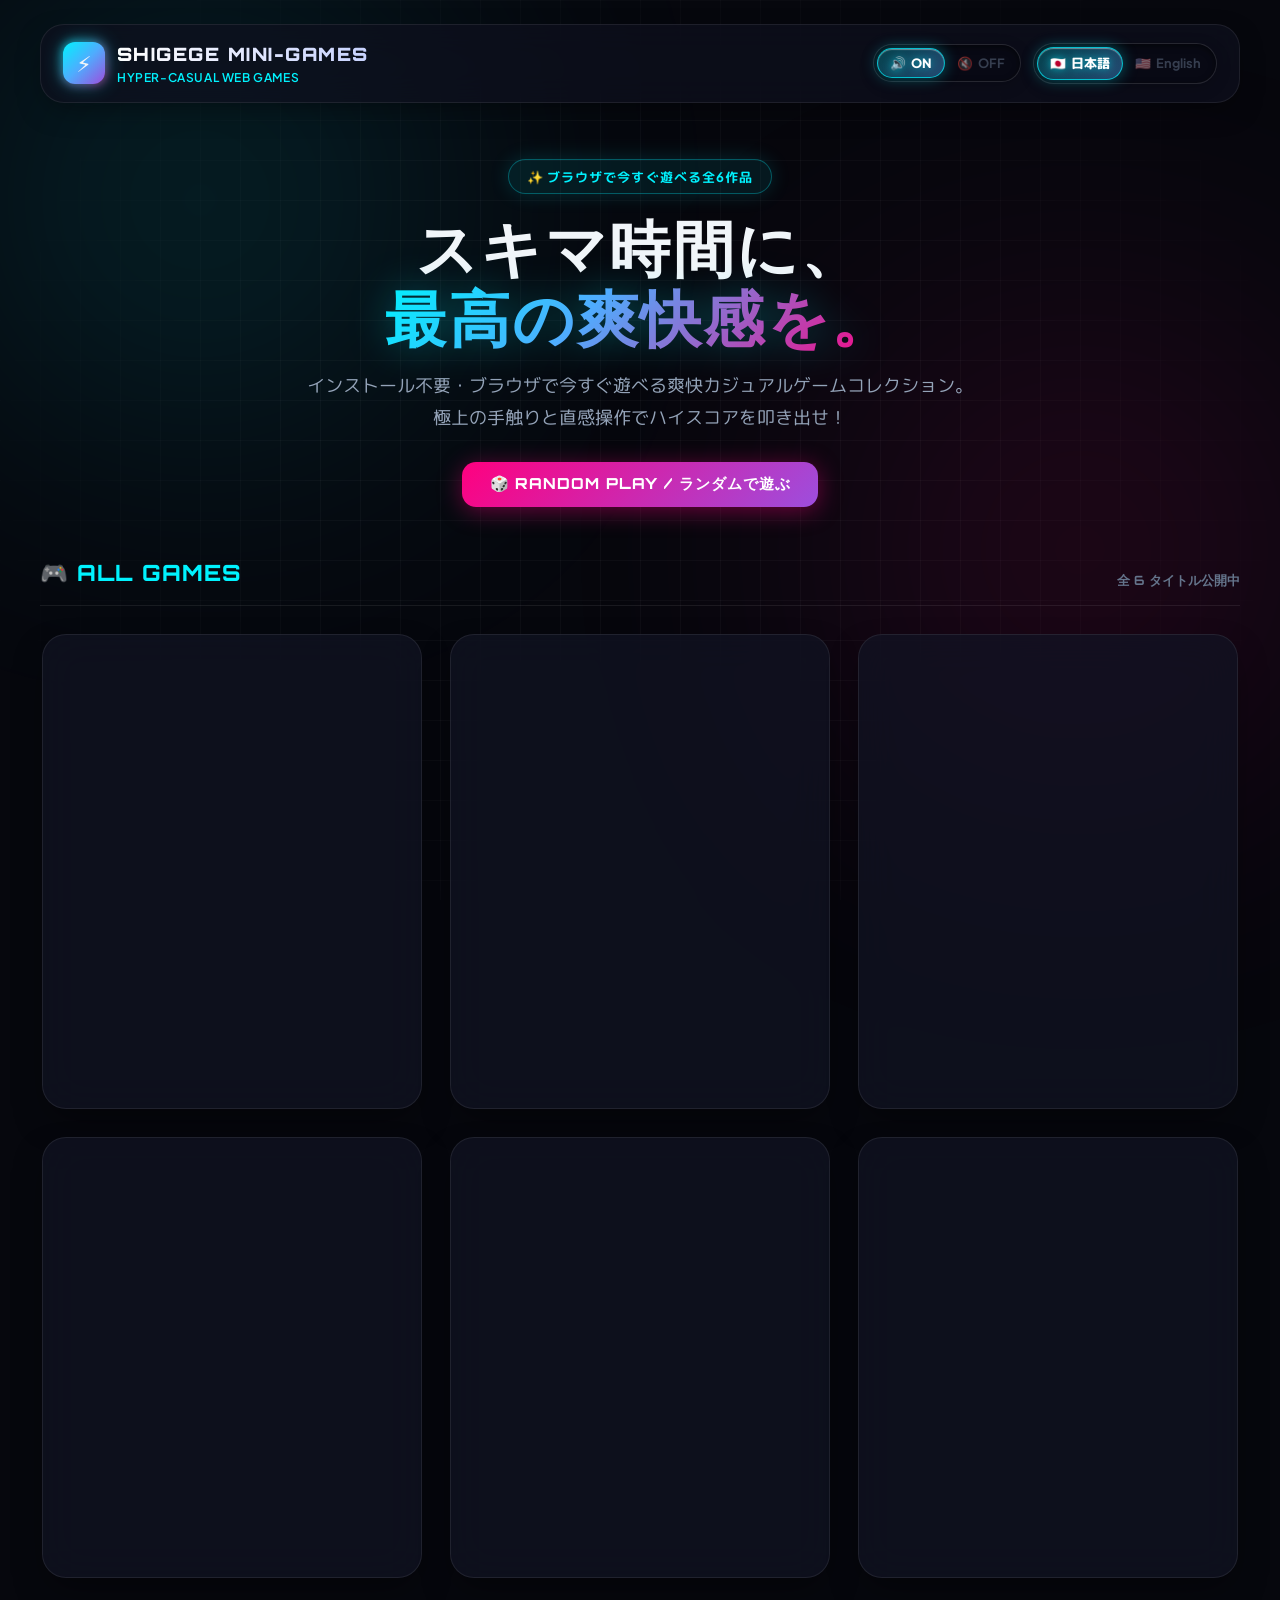
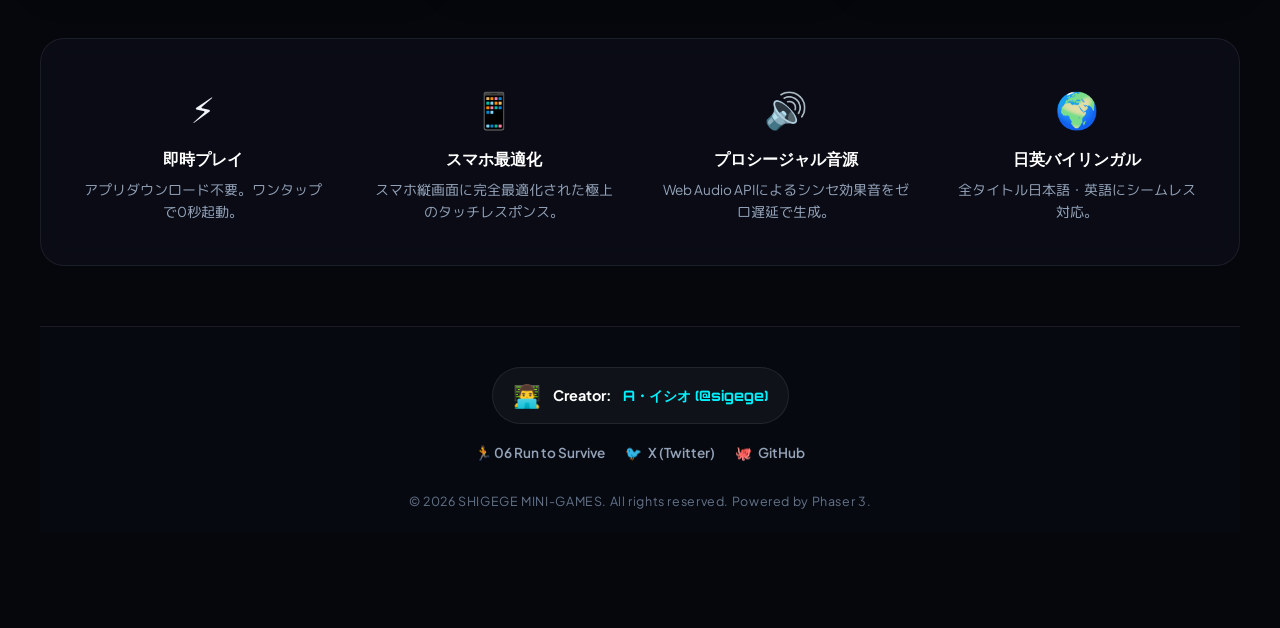
<file: index.html>
<!DOCTYPE html>
<html lang="ja">
<head>
  <meta charset="UTF-8">
  <meta name="viewport" content="width=device-width, initial-scale=1.0, maximum-scale=1.0, user-scalable=no, viewport-fit=cover">
  <title>SHIGEGE MINI-GAMES | ハイパーカジュアルWebゲーム集</title>
  <meta name="description" content="A・イシオ（@sigege）制作のハイパーカジュアルWebミニゲームポータル。積む積む、キャッチミーイフユーニャン、超人サッカー、闘犬乱舞、花のピョンピョン丸、逃げるが勝ちなど全6作品がブラウザですぐに遊べます！">
  <meta name="theme-color" content="#0a0a14">

  <!-- Google Fonts: font-display=swap によるゼロ遅延・即時描画 -->
  <link rel="preconnect" href="https://fonts.googleapis.com">
  <link rel="preconnect" href="https://fonts.gstatic.com" crossorigin>
  <link href="https://fonts.googleapis.com/css2?family=M+PLUS+Rounded+1c:wght@700;900&family=Orbitron:wght@600;800;900&family=Plus+Jakarta+Sans:wght@400;600;700;800&display=swap" rel="stylesheet">

  <style>
    /* ==========================================================================
       CSS VARIABLES & RESET
       ========================================================================== */
    :root {
      --bg-base: #06070d;
      --bg-surface: rgba(18, 20, 36, 0.7);
      --bg-surface-hover: rgba(28, 32, 58, 0.85);
      --border-subtle: rgba(255, 255, 255, 0.08);
      --border-glow: rgba(0, 242, 254, 0.3);
      
      --neon-cyan: #00f2fe;
      --neon-blue: #4facfe;
      --neon-pink: #ff007f;
      --neon-purple: #9d4edd;
      --neon-amber: #ff9f1c;
      --neon-emerald: #00f5d4;
      --neon-red: #ff3366;
      
      --text-main: #f1f5f9;
      --text-muted: #94a3b8;
      --text-dim: #64748b;

      /* 高速描画のためのフォントスタック（システムフォント最優先フォールバック） */
      --font-display: 'Orbitron', system-ui, -apple-system, BlinkMacSystemFont, "Segoe UI", Roboto, sans-serif;
      --font-body: 'Plus Jakarta Sans', 'M PLUS Rounded 1c', system-ui, -apple-system, BlinkMacSystemFont, "Hiragino Sans", "Hiragino Kaku Gothic ProN", "Yu Gothic UI", Meiryo, sans-serif;
    }

    * {
      box-sizing: border-box;
      margin: 0;
      padding: 0;
      -webkit-tap-highlight-color: transparent;
    }

    body {
      background-color: var(--bg-base);
      color: var(--text-main);
      font-family: var(--font-body);
      min-height: 100vh;
      overflow-x: hidden;
      position: relative;
      line-height: 1.6;
      display: flex;
      flex-direction: column;
      font-display: swap;
    }

    /* ==========================================================================
       BACKGROUND & CYBER EFFECTS
       ========================================================================== */
    #particle-canvas {
      position: fixed;
      top: 0;
      left: 0;
      width: 100vw;
      height: 100vh;
      pointer-events: none;
      z-index: 0;
    }

    .cyber-grid {
      position: fixed;
      top: 0;
      left: 0;
      width: 100%;
      height: 100%;
      background-image: 
        linear-gradient(to right, rgba(255, 255, 255, 0.03) 1px, transparent 1px),
        linear-gradient(to bottom, rgba(255, 255, 255, 0.03) 1px, transparent 1px);
      background-size: 40px 40px;
      pointer-events: none;
      z-index: 0;
      mask-image: radial-gradient(circle at center, black 40%, transparent 90%);
      -webkit-mask-image: radial-gradient(circle at center, black 40%, transparent 90%);
    }

    .ambient-glow {
      position: fixed;
      width: 600px;
      height: 600px;
      border-radius: 50%;
      filter: blur(140px);
      pointer-events: none;
      z-index: 0;
      opacity: 0.25;
      animation: floatGlow 14s infinite alternate ease-in-out;
    }
    .glow-1 {
      top: -100px;
      left: -100px;
      background: radial-gradient(circle, var(--neon-cyan), transparent 70%);
    }
    .glow-2 {
      bottom: 50px;
      right: -100px;
      background: radial-gradient(circle, var(--neon-pink), transparent 70%);
      animation-duration: 18s;
      animation-delay: -5s;
    }

    @keyframes floatGlow {
      0% { transform: translate(0, 0) scale(1); }
      50% { transform: translate(60px, 40px) scale(1.15); }
      100% { transform: translate(-40px, 80px) scale(0.9); }
    }

    /* ==========================================================================
       CONTAINER & LAYOUT
       ========================================================================== */
    .app-container {
      position: relative;
      z-index: 1;
      width: 100%;
      max-width: 1240px;
      margin: 0 auto;
      padding: 24px 20px 60px;
      display: flex;
      flex-direction: column;
      flex: 1;
    }

    /* ==========================================================================
       HEADER & PILL SEGMENTED CONTROLS
       ========================================================================== */
    header {
      display: flex;
      justify-content: space-between;
      align-items: center;
      padding: 14px 22px;
      background: rgba(15, 17, 30, 0.7);
      backdrop-filter: blur(16px);
      -webkit-backdrop-filter: blur(16px);
      border: 1px solid var(--border-subtle);
      border-radius: 24px;
      margin-bottom: 36px;
      box-shadow: 0 10px 30px -10px rgba(0, 0, 0, 0.5);
      gap: 16px;
    }

    .brand-logo {
      display: flex;
      align-items: center;
      gap: 12px;
      text-decoration: none;
      color: inherit;
      flex-shrink: 0;
    }

    .brand-icon {
      width: 42px;
      height: 42px;
      border-radius: 12px;
      background: linear-gradient(135deg, #00f2fe 0%, #4facfe 50%, #9d4edd 100%);
      display: flex;
      align-items: center;
      justify-content: center;
      font-size: 22px;
      box-shadow: 0 0 20px rgba(0, 242, 254, 0.4);
      position: relative;
    }

    .brand-icon::after {
      content: '';
      position: absolute;
      inset: -2px;
      border-radius: 14px;
      background: linear-gradient(135deg, #00f2fe, #ff007f);
      z-index: -1;
      opacity: 0.6;
      filter: blur(4px);
    }

    .brand-text h1 {
      font-family: var(--font-display);
      font-size: 1.15rem;
      font-weight: 900;
      letter-spacing: 0.08em;
      background: linear-gradient(90deg, #ffffff, #c7d2fe);
      -webkit-background-clip: text;
      -webkit-text-fill-color: transparent;
    }

    .brand-text p {
      font-size: 0.75rem;
      color: var(--neon-cyan);
      font-weight: 600;
      letter-spacing: 0.05em;
      text-transform: uppercase;
    }

    .nav-controls {
      display: flex;
      align-items: center;
      gap: 12px;
      flex-wrap: wrap;
      justify-content: flex-end;
    }

    /* --- Pill Segmented Control UI --- */
    .pill-group {
      display: inline-flex;
      align-items: center;
      background: rgba(8, 10, 20, 0.75);
      border: 1px solid rgba(255, 255, 255, 0.12);
      border-radius: 50px;
      padding: 3px;
      position: relative;
      user-select: none;
      box-shadow: inset 0 2px 6px rgba(0, 0, 0, 0.5), 0 4px 15px rgba(0, 0, 0, 0.2);
    }

    .pill-segment {
      display: inline-flex;
      align-items: center;
      justify-content: center;
      gap: 5px;
      padding: 6px 12px;
      border-radius: 40px;
      font-size: 0.8rem;
      font-weight: 700;
      color: var(--text-dim);
      background: transparent;
      border: none;
      cursor: pointer;
      transition: all 0.25s cubic-bezier(0.4, 0, 0.2, 1);
      font-family: var(--font-body);
      white-space: nowrap;
      opacity: 0.5;
    }

    .pill-segment:hover {
      color: var(--text-main);
      opacity: 0.85;
    }

    /* Active Segment with Cyber Neon Highlight */
    .pill-segment.active {
      color: #ffffff;
      opacity: 1;
      font-weight: 800;
      background: linear-gradient(135deg, rgba(0, 242, 254, 0.25), rgba(79, 172, 254, 0.4));
      border: 1px solid rgba(0, 242, 254, 0.7);
      box-shadow: 0 0 15px rgba(0, 242, 254, 0.35), inset 0 1px 1px rgba(255, 255, 255, 0.4);
      text-shadow: 0 0 8px rgba(0, 242, 254, 0.6);
    }

    .pill-segment.active.off {
      background: rgba(255, 255, 255, 0.08);
      border: 1px solid rgba(255, 255, 255, 0.2);
      box-shadow: none;
      text-shadow: none;
      color: #cbd5e1;
    }

    /* ==========================================================================
       HERO SECTION
       ========================================================================== */
    .hero {
      text-align: center;
      padding: 20px 10px 48px;
    }

    .hero-badge {
      display: inline-flex;
      align-items: center;
      gap: 8px;
      background: rgba(0, 242, 254, 0.08);
      border: 1px solid rgba(0, 242, 254, 0.3);
      color: var(--neon-cyan);
      padding: 6px 18px;
      border-radius: 50px;
      font-size: 0.82rem;
      font-weight: 700;
      letter-spacing: 0.08em;
      margin-bottom: 20px;
      text-transform: uppercase;
      box-shadow: 0 0 20px rgba(0, 242, 254, 0.15);
      animation: pulseBadge 3s infinite;
    }

    @keyframes pulseBadge {
      0%, 100% { border-color: rgba(0, 242, 254, 0.3); box-shadow: 0 0 15px rgba(0, 242, 254, 0.15); }
      50% { border-color: rgba(0, 242, 254, 0.7); box-shadow: 0 0 25px rgba(0, 242, 254, 0.35); }
    }

    .hero-title {
      font-family: var(--font-display);
      font-size: clamp(2rem, 5.5vw, 3.8rem);
      font-weight: 900;
      line-height: 1.15;
      letter-spacing: 0.04em;
      margin-bottom: 16px;
      text-transform: uppercase;
    }

    .hero-title .highlight {
      background: linear-gradient(135deg, #00f2fe 0%, #4facfe 40%, #ff007f 100%);
      -webkit-background-clip: text;
      -webkit-text-fill-color: transparent;
      filter: drop-shadow(0 0 20px rgba(0, 242, 254, 0.3));
    }

    .hero-desc {
      font-size: clamp(0.95rem, 2vw, 1.15rem);
      color: var(--text-muted);
      max-width: 680px;
      margin: 0 auto 30px;
      line-height: 1.7;
    }

    .hero-actions {
      display: flex;
      justify-content: center;
      gap: 16px;
      flex-wrap: wrap;
    }

    .btn-random {
      background: linear-gradient(135deg, #ff007f, #9d4edd);
      color: #fff;
      font-family: var(--font-display);
      font-size: 0.95rem;
      font-weight: 800;
      padding: 12px 28px;
      border-radius: 14px;
      border: none;
      cursor: pointer;
      display: inline-flex;
      align-items: center;
      gap: 10px;
      letter-spacing: 0.06em;
      box-shadow: 0 4px 25px rgba(255, 0, 127, 0.4);
      transition: all 0.3s cubic-bezier(0.4, 0, 0.2, 1);
      text-decoration: none;
    }

    .btn-random:hover {
      transform: translateY(-3px) scale(1.03);
      box-shadow: 0 8px 35px rgba(255, 0, 127, 0.6);
      filter: brightness(1.1);
    }

    /* ==========================================================================
       SECTION TITLE & STATS
       ========================================================================== */
    .section-header {
      display: flex;
      justify-content: space-between;
      align-items: flex-end;
      margin-bottom: 28px;
      border-bottom: 1px solid var(--border-subtle);
      padding-bottom: 14px;
    }

    .section-title {
      font-family: var(--font-display);
      font-size: 1.4rem;
      font-weight: 800;
      display: flex;
      align-items: center;
      gap: 10px;
      letter-spacing: 0.05em;
    }

    .section-title span {
      color: var(--neon-cyan);
    }

    .game-count-badge {
      font-size: 0.8rem;
      color: var(--text-dim);
      font-weight: 700;
      font-family: var(--font-display);
    }

    /* ==========================================================================
       GAME CARDS GRID & CENTERED FLEX LAYOUT
       ========================================================================== */
    .games-grid {
      display: flex;
      flex-wrap: wrap;
      justify-content: center;
      gap: 28px;
      margin-bottom: 60px;
    }

    .game-card {
      position: relative;
      flex: 1 1 340px;
      max-width: 380px;
      min-width: 300px;
      background: var(--bg-surface);
      border-radius: 24px;
      border: 1px solid var(--border-subtle);
      overflow: hidden;
      display: flex;
      flex-direction: column;
      backdrop-filter: blur(20px);
      -webkit-backdrop-filter: blur(20px);
      transition: all 0.4s cubic-bezier(0.16, 1, 0.3, 1);
      box-shadow: 0 15px 35px -10px rgba(0, 0, 0, 0.5);
      /* 画面外レンダリングの最適化 */
      content-visibility: auto;
      contain-intrinsic-size: 0 400px;
    }

    .game-card::before {
      content: '';
      position: absolute;
      inset: 0;
      border-radius: 24px;
      padding: 1.5px;
      background: linear-gradient(135deg, transparent, transparent, transparent);
      -webkit-mask: linear-gradient(#fff 0 0) content-box, linear-gradient(#fff 0 0);
      -webkit-mask-composite: xor;
      mask-composite: exclude;
      pointer-events: none;
      transition: background 0.4s ease;
    }

    .game-card:hover {
      transform: translateY(-8px) scale(1.015);
      background: var(--bg-surface-hover);
      box-shadow: 0 25px 50px -12px rgba(0, 0, 0, 0.7), var(--card-glow);
    }

    /* Specific Theme Colors for each Card */
    .card-tower {
      --theme-color: #00f2fe;
      --theme-gradient: linear-gradient(135deg, #00f2fe, #4facfe);
      --card-glow: 0 0 35px rgba(0, 242, 254, 0.25);
    }
    .card-tower:hover::before {
      background: linear-gradient(135deg, #00f2fe, #4facfe, transparent 70%);
    }

    .card-catch {
      --theme-color: #ff007f;
      --theme-gradient: linear-gradient(135deg, #ff007f, #ff758c);
      --card-glow: 0 0 35px rgba(255, 0, 127, 0.25);
    }
    .card-catch:hover::before {
      background: linear-gradient(135deg, #ff007f, #ff758c, transparent 70%);
    }

    .card-kicker {
      --theme-color: #ff9f1c;
      --theme-gradient: linear-gradient(135deg, #ff9f1c, #ff3366);
      --card-glow: 0 0 35px rgba(255, 159, 28, 0.25);
    }
    .card-kicker:hover::before {
      background: linear-gradient(135deg, #ff9f1c, #ff3366, transparent 70%);
    }

    .card-slash {
      --theme-color: #ff3366;
      --theme-gradient: linear-gradient(135deg, #ff3366, #9d4edd);
      --card-glow: 0 0 35px rgba(255, 51, 102, 0.25);
    }
    .card-slash:hover::before {
      background: linear-gradient(135deg, #ff3366, #9d4edd, transparent 70%);
    }

    .card-jump {
      --theme-color: #a855f7;
      --theme-gradient: linear-gradient(135deg, #a855f7, #ec4899);
      --card-glow: 0 0 35px rgba(168, 85, 247, 0.25);
    }
    .card-jump:hover::before {
      background: linear-gradient(135deg, #a855f7, #ec4899, transparent 70%);
    }

    .card-survivor {
      --theme-color: #00f5d4;
      --theme-gradient: linear-gradient(135deg, #00f5d4, #00b4d8);
      --card-glow: 0 0 35px rgba(0, 245, 212, 0.25);
    }
    .card-survivor:hover::before {
      background: linear-gradient(135deg, #00f5d4, #00b4d8, transparent 70%);
    }

    /* Card Top / Visual Banner */
    .card-visual {
      position: relative;
      height: 170px;
      display: flex;
      align-items: center;
      justify-content: center;
      overflow: hidden;
      background: radial-gradient(circle at center, rgba(255, 255, 255, 0.04) 0%, transparent 70%);
    }

    .visual-bg-glow {
      position: absolute;
      width: 120px;
      height: 120px;
      border-radius: 50%;
      background: var(--theme-color);
      filter: blur(50px);
      opacity: 0.25;
      transition: all 0.4s ease;
    }

    .game-card:hover .visual-bg-glow {
      opacity: 0.5;
      transform: scale(1.3);
    }

    .game-main-emoji {
      font-size: 5rem;
      z-index: 1;
      filter: drop-shadow(0 10px 20px rgba(0, 0, 0, 0.4));
      transition: transform 0.4s cubic-bezier(0.34, 1.56, 0.64, 1);
      display: inline-block;
      user-select: none;
      animation: floatEmoji 4s ease-in-out infinite alternate;
    }

    .game-card:hover .game-main-emoji {
      transform: scale(1.22) rotate(-5deg);
    }

    @keyframes floatEmoji {
      0% { transform: translateY(0px); }
      100% { transform: translateY(-8px); }
    }

    .card-index-tag {
      position: absolute;
      top: 14px;
      left: 16px;
      font-family: var(--font-display);
      font-size: 0.8rem;
      font-weight: 800;
      color: rgba(255, 255, 255, 0.4);
      background: rgba(0, 0, 0, 0.35);
      padding: 4px 10px;
      border-radius: 8px;
      border: 1px solid var(--border-subtle);
      z-index: 2;
    }

    .control-badge {
      position: absolute;
      top: 14px;
      right: 16px;
      font-size: 0.75rem;
      font-weight: 800;
      color: #fff;
      background: rgba(0, 0, 0, 0.6);
      backdrop-filter: blur(8px);
      -webkit-backdrop-filter: blur(8px);
      padding: 5px 12px;
      border-radius: 50px;
      border: 1px solid rgba(255, 255, 255, 0.15);
      box-shadow: 0 4px 12px rgba(0, 0, 0, 0.3);
      display: flex;
      align-items: center;
      gap: 5px;
      z-index: 2;
      letter-spacing: 0.03em;
    }

    /* Card Content */
    .card-body {
      padding: 20px 24px 24px;
      display: flex;
      flex-direction: column;
      flex: 1;
    }

    .card-title-group {
      margin-bottom: 10px;
    }

    .card-title {
      font-size: 1.35rem;
      font-weight: 800;
      color: #fff;
      margin-bottom: 4px;
      display: flex;
      align-items: center;
      gap: 8px;
    }

    .card-subtitle {
      font-family: var(--font-display);
      font-size: 0.75rem;
      color: var(--theme-color);
      font-weight: 700;
      letter-spacing: 0.08em;
      text-transform: uppercase;
    }

    .card-description {
      font-size: 0.9rem;
      color: var(--text-muted);
      line-height: 1.55;
      margin-bottom: 22px;
      flex: 1;
    }

    .card-tags {
      display: flex;
      flex-wrap: wrap;
      gap: 6px;
      margin-bottom: 20px;
    }

    .tag {
      font-size: 0.72rem;
      color: var(--text-dim);
      background: rgba(255, 255, 255, 0.04);
      padding: 3px 9px;
      border-radius: 6px;
      border: 1px solid rgba(255, 255, 255, 0.05);
      font-weight: 600;
    }

    /* Play Button */
    .btn-play {
      display: flex;
      align-items: center;
      justify-content: center;
      gap: 10px;
      width: 100%;
      padding: 13px 20px;
      background: var(--theme-gradient);
      color: #fff;
      text-decoration: none;
      font-family: var(--font-display);
      font-size: 0.95rem;
      font-weight: 900;
      letter-spacing: 0.08em;
      border-radius: 14px;
      box-shadow: 0 4px 20px rgba(0, 0, 0, 0.3);
      transition: all 0.3s cubic-bezier(0.4, 0, 0.2, 1);
      position: relative;
      overflow: hidden;
    }

    .btn-play::after {
      content: '';
      position: absolute;
      top: -50%;
      left: -50%;
      width: 200%;
      height: 200%;
      background: linear-gradient(
        60deg,
        transparent,
        rgba(255, 255, 255, 0.25),
        transparent
      );
      transform: translateX(-100%);
      transition: transform 0.6s ease;
    }

    .btn-play:hover::after {
      transform: translateX(100%);
    }

    .btn-play:hover {
      filter: brightness(1.15);
      transform: translateY(-2px);
      box-shadow: 0 8px 25px var(--card-glow);
    }

    .btn-play:active {
      transform: translateY(1px);
    }

    /* ==========================================================================
       FEATURES / STATS SECTION
       ========================================================================== */
    .features-section {
      background: rgba(15, 17, 30, 0.5);
      border: 1px solid var(--border-subtle);
      border-radius: 24px;
      padding: 32px 28px;
      margin-bottom: 60px;
      backdrop-filter: blur(12px);
      -webkit-backdrop-filter: blur(12px);
    }

    .features-grid {
      display: grid;
      grid-template-columns: repeat(auto-fit, minmax(220px, 1fr));
      gap: 24px;
      text-align: center;
    }

    .feature-item {
      padding: 10px;
    }

    .feature-icon {
      font-size: 2.2rem;
      margin-bottom: 10px;
      display: inline-block;
    }

    .feature-title {
      font-family: var(--font-display);
      font-size: 1rem;
      font-weight: 800;
      color: #fff;
      margin-bottom: 6px;
    }

    .feature-desc {
      font-size: 0.85rem;
      color: var(--text-muted);
    }

    /* ==========================================================================
       FOOTER
       ========================================================================== */
    footer {
      border-top: 1px solid var(--border-subtle);
      padding: 40px 20px 20px;
      text-align: center;
      margin-top: auto;
      background: rgba(8, 10, 18, 0.8);
    }

    .footer-content {
      max-width: 800px;
      margin: 0 auto;
      display: flex;
      flex-direction: column;
      align-items: center;
      gap: 18px;
    }

    .creator-box {
      display: inline-flex;
      align-items: center;
      gap: 12px;
      background: rgba(255, 255, 255, 0.04);
      border: 1px solid var(--border-subtle);
      padding: 10px 20px;
      border-radius: 50px;
      font-size: 0.9rem;
    }

    .creator-avatar {
      font-size: 1.4rem;
    }

    .creator-name {
      font-weight: 700;
      color: #fff;
    }

    .creator-handle {
      color: var(--neon-cyan);
      font-family: var(--font-display);
      font-weight: 700;
      text-decoration: none;
      transition: color 0.2s;
    }

    .creator-handle:hover {
      color: #fff;
      text-shadow: 0 0 10px var(--neon-cyan);
    }

    .footer-links {
      display: flex;
      gap: 20px;
      flex-wrap: wrap;
      justify-content: center;
    }

    .footer-link {
      color: var(--text-muted);
      text-decoration: none;
      font-size: 0.85rem;
      font-weight: 600;
      display: inline-flex;
      align-items: center;
      gap: 6px;
      transition: all 0.2s;
    }

    .footer-link:hover {
      color: var(--neon-cyan);
    }

    .footer-copyright {
      font-size: 0.78rem;
      color: var(--text-dim);
      margin-top: 10px;
      letter-spacing: 0.05em;
    }

    /* ==========================================================================
       RESPONSIVE DESIGN & MOBILE GPU OPTIMIZATIONS
       ========================================================================== */
    @media (max-width: 768px) {
      /* 重いGPUブラーとアニメーションをモバイル時は停止・軽量化 */
      .ambient-glow {
        display: none !important;
      }

      .cyber-grid {
        mask-image: none !important;
        -webkit-mask-image: none !important;
      }

      .app-container {
        padding: 14px 12px 36px;
      }

      header {
        padding: 12px 14px;
        margin-bottom: 24px;
        flex-direction: column;
        align-items: stretch;
        gap: 12px;
        background: rgba(15, 17, 30, 0.95) !important;
        backdrop-filter: none !important;
        -webkit-backdrop-filter: none !important;
        box-shadow: 0 4px 16px rgba(0, 0, 0, 0.4);
      }

      .brand-logo {
        justify-content: center;
      }

      .brand-text h1 {
        font-size: 1.05rem;
      }

      .nav-controls {
        justify-content: center;
        gap: 8px;
      }

      .pill-group {
        background: rgba(8, 10, 20, 0.9);
      }

      .pill-segment {
        padding: 5px 9px;
        font-size: 0.75rem;
      }

      .hero {
        padding: 10px 0 32px;
      }

      .games-grid {
        gap: 20px;
      }

      /* ゲームカードのモバイル最適化（backdrop-filter無効化、不透明ベタ塗り、マスク無効化） */
      .game-card {
        flex: 1 1 100%;
        max-width: 100%;
        background: rgba(18, 20, 36, 0.96) !important;
        backdrop-filter: none !important;
        -webkit-backdrop-filter: none !important;
        box-shadow: 0 8px 20px rgba(0, 0, 0, 0.4);
      }

      .game-card::before {
        display: none !important;
      }

      .game-card:hover {
        transform: none;
      }

      .card-visual {
        height: 145px;
      }

      .visual-bg-glow {
        opacity: 0.2;
        filter: blur(30px);
      }

      .game-main-emoji {
        font-size: 4rem;
        animation: none;
      }

      .control-badge {
        background: rgba(0, 0, 0, 0.85);
        backdrop-filter: none !important;
        -webkit-backdrop-filter: none !important;
      }

      .card-body {
        padding: 16px 18px 18px;
      }

      .features-section {
        background: rgba(15, 17, 30, 0.95) !important;
        backdrop-filter: none !important;
        -webkit-backdrop-filter: none !important;
      }
    }
  </style>
</head>
<body>

  <!-- Cyber Grid Background -->
  <div class="cyber-grid"></div>
  <div class="ambient-glow glow-1"></div>
  <div class="ambient-glow glow-2"></div>
  <canvas id="particle-canvas"></canvas>

  <div class="app-container">

    <!-- Header / Navigation -->
    <header>
      <a href="#" class="brand-logo" title="SHIGEGE MINI-GAMES">
        <div class="brand-icon">⚡</div>
        <div class="brand-text">
          <h1>SHIGEGE MINI-GAMES</h1>
          <p data-i18n="header-tag">Hyper-Casual Web Games</p>
        </div>
      </a>

      <!-- Pill-Segmented Controls: Sound & Language -->
      <div class="nav-controls">
        
        <!-- Sound Toggle Pill -->
        <div class="pill-group" id="sound-pill-group" role="group" aria-label="Sound Toggle">
          <button type="button" class="pill-segment active" id="btn-sound-on" title="Sound Effects ON">
            <span>🔊</span>
            <span data-i18n="sfx-on-label">ON</span>
          </button>
          <button type="button" class="pill-segment" id="btn-sound-off" title="Sound Effects OFF">
            <span>🔇</span>
            <span data-i18n="sfx-off-label">OFF</span>
          </button>
        </div>

        <!-- Language Toggle Pill -->
        <div class="pill-group" id="lang-pill-group" role="group" aria-label="Language Selector">
          <button type="button" class="pill-segment active" id="btn-lang-ja" title="日本語で表示">
            <span>🇯🇵</span>
            <span>日本語</span>
          </button>
          <button type="button" class="pill-segment" id="btn-lang-en" title="Display in English">
            <span>🇺🇸</span>
            <span>English</span>
          </button>
        </div>

      </div>
    </header>

    <!-- Hero Section -->
    <section class="hero">
      <div class="hero-badge" data-i18n="hero-badge">✨ 6 Playable Hyper-Casual Games</div>
      <h2 class="hero-title">
        <span data-i18n="hero-title-1">Play Fast,</span> <br>
        <span class="highlight" data-i18n="hero-title-2">Feel The Rush.</span>
      </h2>
      <p class="hero-desc" data-i18n="hero-desc">
        インストール不要・ブラウザで今すぐ遊べる爽快カジュアルゲームコレクション。極上の手触りと直感操作でハイスコアを叩き出せ！
      </p>
      <div class="hero-actions">
        <button id="btn-random-play" class="btn-random" data-i18n="btn-random">
          🎲 RANDOM PLAY / ランダムで遊ぶ
        </button>
      </div>
    </section>

    <!-- Games Collection Header -->
    <div class="section-header">
      <div class="section-title">
        <span data-i18n="sec-title">🎮 ALL GAMES</span>
      </div>
      <div class="game-count-badge" data-i18n="game-count">6 TITLES AVAILABLE</div>
    </div>

    <!-- Games Grid (6 Games, Centered & Balanced) -->
    <div class="games-grid">

      <!-- 01: 積む積む (01-stack-tower) -->
      <article class="game-card card-tower" data-url="./01-stack-tower/index.html">
        <div class="card-visual">
          <span class="card-index-tag">#01</span>
          <span class="control-badge">👆 <span data-i18n="g1-control">TAP TIMING</span></span>
          <div class="visual-bg-glow"></div>
          <span class="game-main-emoji">📦</span>
        </div>
        <div class="card-body">
          <div class="card-title-group">
            <h3 class="card-title" data-i18n="g1-title">積む積む</h3>
            <span class="card-subtitle">STACK TOWER</span>
          </div>
          <p class="card-description" data-i18n="g1-desc">
            タイミングよく画面をタップしてブロックを積み重ねろ！ズレた部分はカットされるスリリングなタワービルディング。
          </p>
          <div class="card-tags">
            <span class="tag">#Timing</span>
            <span class="tag">#Stack</span>
            <span class="tag">#Infinite</span>
          </div>
          <a href="./01-stack-tower/index.html" class="btn-play">
            <span data-i18n="btn-play">PLAY NOW</span> 🎮
          </a>
        </div>
      </article>

      <!-- 02: キャッチミーイフユーニャン (02-catch-game) -->
      <article class="game-card card-catch" data-url="./02-catch-game/index.html">
        <div class="card-visual">
          <span class="card-index-tag">#02</span>
          <span class="control-badge">↔️ <span data-i18n="g2-control">DRAG / SLIDE</span></span>
          <div class="visual-bg-glow"></div>
          <span class="game-main-emoji">🐱</span>
        </div>
        <div class="card-body">
          <div class="card-title-group">
            <h3 class="card-title" data-i18n="g2-title">キャッチミーイフユーニャン</h3>
            <span class="card-subtitle">CATCH ME IF YOU NYAN</span>
          </div>
          <p class="card-description" data-i18n="g2-desc">
            落ちてくる魚やスイーツをカゴでキャッチ！爆弾を華麗に避けながらフィーバータイム突入でスコア爆増を狙え。
          </p>
          <div class="card-tags">
            <span class="tag">#Catch</span>
            <span class="tag">#Fever</span>
            <span class="tag">#CuteCat</span>
          </div>
          <a href="./02-catch-game/index.html" class="btn-play">
            <span data-i18n="btn-play">PLAY NOW</span> 🎮
          </a>
        </div>
      </article>

      <!-- 03: 超人サッカー (03-space-kicker) -->
      <article class="game-card card-kicker" data-url="./03-space-kicker/index.html">
        <div class="card-visual">
          <span class="card-index-tag">#03</span>
          <span class="control-badge">🎯 <span data-i18n="g3-control">SWIPE & SHOOT</span></span>
          <div class="visual-bg-glow"></div>
          <span class="game-main-emoji">⚽</span>
        </div>
        <div class="card-body">
          <div class="card-title-group">
            <h3 class="card-title" data-i18n="g3-title">超人サッカー</h3>
            <span class="card-subtitle">SPACE KICKER</span>
          </div>
          <p class="card-description" data-i18n="g3-desc">
            魔球と超連射でゴールキーパーを粉砕！狙い撃ちのスワイプと壁反射トリックショットを駆使するスペースサッカー。
          </p>
          <div class="card-tags">
            <span class="tag">#Soccer</span>
            <span class="tag">#Action</span>
            <span class="tag">#SpecialShot</span>
          </div>
          <a href="./03-space-kicker/index.html" class="btn-play">
            <span data-i18n="btn-play">PLAY NOW</span> 🎮
          </a>
        </div>
      </article>

      <!-- 04: 闘犬乱舞 (04-emoji-slash) -->
      <article class="game-card card-slash" data-url="./04-emoji-slash/index.html">
        <div class="card-visual">
          <span class="card-index-tag">#04</span>
          <span class="control-badge">⚔️ <span data-i18n="g4-control">SWIPE SLASH</span></span>
          <div class="visual-bg-glow"></div>
          <span class="game-main-emoji">🐶</span>
        </div>
        <div class="card-body">
          <div class="card-title-group">
            <h3 class="card-title" data-i18n="g4-title">闘犬乱舞</h3>
            <span class="card-subtitle">BLADE OF DOG</span>
          </div>
          <p class="card-description" data-i18n="g4-desc">
            画面を鋭くスワイプして飛来する食材絵文字を一刀両断！爆弾を避けてコンボを繋ぎ、至高の刀豪を目指せ。
          </p>
          <div class="card-tags">
            <span class="tag">#Slash</span>
            <span class="tag">#Combo</span>
            <span class="tag">#Reflexes</span>
          </div>
          <a href="./04-emoji-slash/index.html" class="btn-play">
            <span data-i18n="btn-play">PLAY NOW</span> 🎮
          </a>
        </div>
      </article>

      <!-- 05: 花のピョンピョン丸 (05-jump-ninja) -->
      <article class="game-card card-jump" data-url="./05-jump-ninja/index.html">
        <div class="card-visual">
          <span class="card-index-tag">#05</span>
          <span class="control-badge">🌸 <span data-i18n="g5-control">HOLD & RELEASE</span></span>
          <div class="visual-bg-glow"></div>
          <span class="game-main-emoji">🥷</span>
        </div>
        <div class="card-body">
          <div class="card-title-group">
            <h3 class="card-title" data-i18n="g5-title">花のピョンピョン丸</h3>
            <span class="card-subtitle">PYONPYON NINJA</span>
          </div>
          <p class="card-description" data-i18n="g5-desc">
            長押しでジャンプパワーを溜め、足場から足場へ飛び移れ！中心に着地してPERFECTコンボを重ねる度胸試し。
          </p>
          <div class="card-tags">
            <span class="tag">#Jump</span>
            <span class="tag">#Ninja</span>
            <span class="tag">#Timing</span>
          </div>
          <a href="./05-jump-ninja/index.html" class="btn-play">
            <span data-i18n="btn-play">PLAY NOW</span> 🎮
          </a>
        </div>
      </article>

      <!-- 06: 逃げるが勝ち (06-survivor) -->
      <article class="game-card card-survivor" data-url="./06-survivor/index.html">
        <div class="card-visual">
          <span class="card-index-tag">#06</span>
          <span class="control-badge">🕹️ <span data-i18n="g6-control">DRAG & SURVIVE</span></span>
          <div class="visual-bg-glow"></div>
          <span class="game-main-emoji">🏃</span>
        </div>
        <div class="card-body">
          <div class="card-title-group">
            <h3 class="card-title" data-i18n="g6-title">逃げるが勝ち</h3>
            <span class="card-subtitle">RUN TO SURVIVE</span>
          </div>
          <p class="card-description" data-i18n="g6-desc">
            迫りくる敵の大群から全力で逃げ回れ！攻撃はオート射撃、集めたジェムで自機を3択強化して限界まで生き延びろ！
          </p>
          <div class="card-tags">
            <span class="tag">#Survival</span>
            <span class="tag">#AutoShot</span>
            <span class="tag">#Roguelike</span>
          </div>
          <a href="./06-survivor/index.html" class="btn-play">
            <span data-i18n="btn-play">PLAY NOW</span> 🎮
          </a>
        </div>
      </article>

    </div>

    <!-- Features / Highlights Section -->
    <section class="features-section">
      <div class="features-grid">
        <div class="feature-item">
          <div class="feature-icon">⚡</div>
          <h4 class="feature-title" data-i18n="feat1-title">INSTANT PLAY</h4>
          <p class="feature-desc" data-i18n="feat1-desc">アプリダウンロード不要。ワンタップで0秒起動。</p>
        </div>
        <div class="feature-item">
          <div class="feature-icon">📱</div>
          <h4 class="feature-title" data-i18n="feat2-title">MOBILE OPTIMIZED</h4>
          <p class="feature-desc" data-i18n="feat2-desc">スマホ縦画面に完全最適化された極上のタッチレスポンス。</p>
        </div>
        <div class="feature-item">
          <div class="feature-icon">🔊</div>
          <h4 class="feature-title" data-i18n="feat3-title">SYNTH SOUNDS</h4>
          <p class="feature-desc" data-i18n="feat3-desc">Web Audio APIによるプロシージャル効果音を内蔵。</p>
        </div>
        <div class="feature-item">
          <div class="feature-icon">🌍</div>
          <h4 class="feature-title" data-i18n="feat4-title">BILINGUAL</h4>
          <p class="feature-desc" data-i18n="feat4-desc">全タイトル日本語・英語にシームレス対応。</p>
        </div>
      </div>
    </section>

    <!-- Footer -->
    <footer>
      <div class="footer-content">
        <div class="creator-box">
          <span class="creator-avatar">👨‍💻</span>
          <span class="creator-name">Creator:</span>
          <a href="https://x.com/sigege" target="_blank" rel="noopener noreferrer" class="creator-handle">
            A・イシオ (@sigege)
          </a>
        </div>

        <div class="footer-links">
          <a href="./06-survivor/index.html" class="footer-link">🏃 06 Run to Survive</a>
          <a href="https://x.com/sigege" target="_blank" rel="noopener noreferrer" class="footer-link">
            <span>🐦</span> <span>X (Twitter)</span>
          </a>
          <a href="https://github.com/sigege-bit" target="_blank" rel="noopener noreferrer" class="footer-link">
            <span>🐙</span> <span>GitHub</span>
          </a>
        </div>

        <p class="footer-copyright">
          &copy; 2026 SHIGEGE MINI-GAMES. All rights reserved. Powered by Phaser 3.
        </p>
      </div>
    </footer>

  </div>

  <script>
    (function() {
      'use strict';

      /* ==========================================================================
         I18N DICTIONARY
         ========================================================================== */
      const translations = {
        ja: {
          'header-tag': 'Hyper-Casual Web Games',
          'sfx-on-label': 'ON',
          'sfx-off-label': 'OFF',
          'hero-badge': '✨ ブラウザで今すぐ遊べる全6作品',
          'hero-title-1': 'スキマ時間に、',
          'hero-title-2': '最高の爽快感を。',
          'hero-desc': 'インストール不要・ブラウザで今すぐ遊べる爽快カジュアルゲームコレクション。極上の手触りと直感操作でハイスコアを叩き出せ！',
          'btn-random': '🎲 RANDOM PLAY / ランダムで遊ぶ',
          'sec-title': '🎮 ALL GAMES',
          'game-count': '全 6 タイトル公開中',
          'btn-play': '今すぐ遊ぶ',
          
          'g1-title': '積む積む',
          'g1-desc': 'タイミングよく画面をタップしてブロックを積み重ねろ！ズレた部分はカットされるスリリングなタワービルディング。',
          'g1-control': 'タップ操作',

          'g2-title': 'キャッチミーイフユーニャン',
          'g2-desc': '落ちてくる魚やスイーツをカゴでキャッチ！爆弾を華麗に避けながらフィーバータイム突入でスコア爆増を狙え。',
          'g2-control': 'ドラッグ操作',

          'g3-title': '超人サッカー',
          'g3-desc': '魔球と超連射でゴールキーパーを粉砕！狙い撃ちのスワイプと壁反射トリックショットを駆使するスペースサッカー。',
          'g3-control': 'スワイプ＆連打',

          'g4-title': '闘犬乱舞',
          'g4-desc': '画面を鋭くスワイプして飛来する食材絵文字を一刀両断！爆弾を避けてコンボを繋ぎ、至高の刀豪を目指せ。',
          'g4-control': 'スワイプ両断',

          'g5-title': '花のピョンピョン丸',
          'g5-desc': '長押しでジャンプパワーを溜め、足場から足場へ飛び移れ！中心に着地してPERFECTコンボを重ねる度胸試し。',
          'g5-control': '長押しチャージ',

          'g6-title': '逃げるが勝ち',
          'g6-desc': '迫りくる敵の大群から全力で逃げ回れ！攻撃はオート射撃、集めたジェムで自機を3択強化して限界まで生き延びろ！',
          'g6-control': 'DRAG & SURVIVE',

          'feat1-title': '即時プレイ',
          'feat1-desc': 'アプリダウンロード不要。ワンタップで0秒起動。',
          'feat2-title': 'スマホ最適化',
          'feat2-desc': 'スマホ縦画面に完全最適化された極上のタッチレスポンス。',
          'feat3-title': 'プロシージャル音源',
          'feat3-desc': 'Web Audio APIによるシンセ効果音をゼロ遅延で生成。',
          'feat4-title': '日英バイリンガル',
          'feat4-desc': '全タイトル日本語・英語にシームレス対応。'
        },
        en: {
          'header-tag': 'Hyper-Casual Web Games',
          'sfx-on-label': 'ON',
          'sfx-off-label': 'OFF',
          'hero-badge': '✨ 6 Playable Hyper-Casual Games',
          'hero-title-1': 'Play Fast,',
          'hero-title-2': 'Feel The Rush.',
          'hero-desc': 'Zero install, instant browser hyper-casual games. Dive in with intuitive controls and beat your high scores!',
          'btn-random': '🎲 RANDOM PLAY',
          'sec-title': '🎮 ALL GAMES',
          'game-count': '6 TITLES AVAILABLE',
          'btn-play': 'PLAY NOW',

          'g1-title': 'Stack Tower',
          'g1-desc': 'Tap with perfect timing to stack ascending blocks. Overhanging parts get sliced away in this thrilling tower builder.',
          'g1-control': 'TAP TIMING',

          'g2-title': 'Catch Me If You Nyan',
          'g2-desc': 'Catch falling treats into the basket while dodging bombs! Trigger Fever Mode for massive score multiplier rushes.',
          'g2-control': 'DRAG / SLIDE',

          'g3-title': 'Space Kicker',
          'g3-desc': 'Shatter alien goalkeepers with curved shots and rapid-fire kicks! Master cosmic wall ricochets to dominate the arena.',
          'g3-control': 'SWIPE & SHOOT',

          'g4-title': 'Blade of Dog',
          'g4-desc': 'Slice flying emoji ingredients with lightning-fast swipes! Dodge deadly bombs and chain slices for legendary master rank.',
          'g4-control': 'SWIPE SLASH',

          'g5-title': 'Pyonpyon Ninja',
          'g5-desc': 'Hold to charge jump power and leap across isometric rooftops! Nail dead-center landings for perfect combos.',
          'g5-control': 'HOLD & RELEASE',

          'g6-title': 'RUN TO SURVIVE',
          'g6-desc': 'Outrun relentless waves of enemies! Fire automatically, collect gems, and pick from 3 upgrades to survive to the limit!',
          'g6-control': 'DRAG & SURVIVE',

          'feat1-title': 'INSTANT PLAY',
          'feat1-desc': 'No download required. Play in 0 seconds directly in your browser.',
          'feat2-title': 'MOBILE OPTIMIZED',
          'feat2-desc': 'Fully tailored for mobile portrait screens with ultra-responsive controls.',
          'feat3-title': 'SYNTH SOUNDS',
          'feat3-desc': 'Built-in procedural sound synthesis via Web Audio API.',
          'feat4-title': 'BILINGUAL',
          'feat4-desc': 'Seamless switching between Japanese and English across all games.'
        }
      };

      /* ==========================================================================
         WEB AUDIO PROCEDURAL SOUND SYSTEM
         ========================================================================== */
      let audioCtx = null;
      let soundEnabled = (localStorage.getItem('shigege_portal_sfx') !== 'false');

      function initAudio() {
        if (!audioCtx) {
          const AudioContextClass = window.AudioContext || window.webkitAudioContext;
          if (AudioContextClass) {
            audioCtx = new AudioContextClass();
          }
        }
      }

      function playSound(type) {
        if (!soundEnabled) return;
        initAudio();
        if (!audioCtx) return;

        if (audioCtx.state === 'suspended') {
          audioCtx.resume();
        }

        try {
          const now = audioCtx.currentTime;
          const osc = audioCtx.createOscillator();
          const gain = audioCtx.createGain();
          osc.connect(gain);
          gain.connect(audioCtx.destination);

          if (type === 'hover') {
            osc.type = 'sine';
            osc.frequency.setValueAtTime(600, now);
            osc.frequency.exponentialRampToValueAtTime(900, now + 0.05);
            gain.gain.setValueAtTime(0.04, now);
            gain.gain.linearRampToValueAtTime(0, now + 0.06);
            osc.start(now);
            osc.stop(now + 0.06);
          } else if (type === 'click') {
            osc.type = 'triangle';
            osc.frequency.setValueAtTime(580, now);
            osc.frequency.exponentialRampToValueAtTime(1100, now + 0.12);
            gain.gain.setValueAtTime(0.1, now);
            gain.gain.linearRampToValueAtTime(0, now + 0.12);
            osc.start(now);
            osc.stop(now + 0.12);
          } else if (type === 'warp') {
            osc.type = 'sawtooth';
            osc.frequency.setValueAtTime(220, now);
            osc.frequency.exponentialRampToValueAtTime(880, now + 0.2);
            gain.gain.setValueAtTime(0.08, now);
            gain.gain.linearRampToValueAtTime(0, now + 0.25);
            osc.start(now);
            osc.stop(now + 0.25);
          }
        } catch (e) {
          // Audio autoplay policy catch
        }
      }

      /* ==========================================================================
         SOUND PILL SEGMENT TOGGLE
         ========================================================================== */
      const btnSoundOn = document.getElementById('btn-sound-on');
      const btnSoundOff = document.getElementById('btn-sound-off');

      function updateSoundUI(enabled) {
        soundEnabled = enabled;
        localStorage.setItem('shigege_portal_sfx', enabled ? 'true' : 'false');

        if (enabled) {
          btnSoundOn.classList.add('active');
          btnSoundOn.classList.remove('off');
          btnSoundOff.classList.remove('active', 'off');
        } else {
          btnSoundOff.classList.add('active', 'off');
          btnSoundOn.classList.remove('active');
        }
      }

      btnSoundOn.addEventListener('click', () => {
        if (!soundEnabled) {
          updateSoundUI(true);
          playSound('click');
        }
      });

      btnSoundOff.addEventListener('click', () => {
        if (soundEnabled) {
          playSound('click');
          updateSoundUI(false);
        }
      });

      // Initial sound state
      updateSoundUI(soundEnabled);

      /* ==========================================================================
         LANGUAGE PILL SEGMENT TOGGLE
         ========================================================================== */
      const btnLangJa = document.getElementById('btn-lang-ja');
      const btnLangEn = document.getElementById('btn-lang-en');
      let currentLang = localStorage.getItem('shigege_portal_lang') || 'ja';

      function updateLanguage(lang) {
        currentLang = lang;
        localStorage.setItem('shigege_portal_lang', lang);
        document.documentElement.lang = lang;

        const langData = translations[lang] || translations.ja;
        document.querySelectorAll('[data-i18n]').forEach(el => {
          const key = el.getAttribute('data-i18n');
          if (langData[key]) {
            el.textContent = langData[key];
          }
        });

        // Update Pill UI
        if (lang === 'ja') {
          btnLangJa.classList.add('active');
          btnLangEn.classList.remove('active');
        } else {
          btnLangEn.classList.add('active');
          btnLangJa.classList.remove('active');
        }
      }

      btnLangJa.addEventListener('click', () => {
        if (currentLang !== 'ja') {
          playSound('click');
          updateLanguage('ja');
        }
      });

      btnLangEn.addEventListener('click', () => {
        if (currentLang !== 'en') {
          playSound('click');
          updateLanguage('en');
        }
      });

      // Initial language state
      updateLanguage(currentLang);

      /* ==========================================================================
         RANDOM PLAY BUTTON
         ========================================================================== */
      const gameUrls = [
        './01-stack-tower/index.html',
        './02-catch-game/index.html',
        './03-space-kicker/index.html',
        './04-emoji-slash/index.html',
        './05-jump-ninja/index.html',
        './06-survivor/index.html'
      ];

      const btnRandom = document.getElementById('btn-random-play');
      btnRandom.addEventListener('click', () => {
        playSound('warp');
        const randomIndex = Math.floor(Math.random() * gameUrls.length);
        btnRandom.style.transform = 'scale(0.95)';
        setTimeout(() => {
          window.location.href = gameUrls[randomIndex];
        }, 220);
      });

      /* ==========================================================================
         CARD SOUNDS & INTERACTION
         ========================================================================== */
      document.querySelectorAll('.game-card').forEach(card => {
        card.addEventListener('mouseenter', () => {
          playSound('hover');
        });
      });

      document.querySelectorAll('.btn-play, .pill-segment, .btn-random').forEach(btn => {
        btn.addEventListener('mouseenter', () => {
          playSound('hover');
        });
      });

      /* ==========================================================================
         CYBER PARTICLES CANVAS ANIMATION (軽量＆モバイル最適化)
         ========================================================================== */
      const canvas = document.getElementById('particle-canvas');
      const isMobile = window.innerWidth <= 768;

      if (!isMobile && canvas) {
        const ctx = canvas.getContext('2d');
        let width = (canvas.width = window.innerWidth);
        let height = (canvas.height = window.innerHeight);

        window.addEventListener('resize', () => {
          if (window.innerWidth <= 768) {
            canvas.style.display = 'none';
          } else {
            canvas.style.display = 'block';
            width = canvas.width = window.innerWidth;
            height = canvas.height = window.innerHeight;
          }
        }, { passive: true });

        const particleColors = ['#00f2fe', '#4facfe', '#ff007f', '#9d4edd', '#ff9f1c'];
        const particles = [];
        const PARTICLE_COUNT = Math.min(24, Math.floor(window.innerWidth / 40));

        for (let i = 0; i < PARTICLE_COUNT; i++) {
          particles.push({
            x: Math.random() * width,
            y: Math.random() * height,
            radius: Math.random() * 1.8 + 1,
            color: particleColors[Math.floor(Math.random() * particleColors.length)],
            vx: (Math.random() - 0.5) * 0.35,
            vy: (Math.random() - 0.5) * 0.35 - 0.15,
            alpha: Math.random() * 0.5 + 0.2
          });
        }

        let animationFrameId;
        function renderParticles() {
          if (window.innerWidth <= 768) return;

          ctx.clearRect(0, 0, width, height);

          for (let i = 0; i < particles.length; i++) {
            const p = particles[i];
            p.x += p.vx;
            p.y += p.vy;

            if (p.x < 0) p.x = width;
            if (p.x > width) p.x = 0;
            if (p.y < 0) p.y = height;
            if (p.y > height) p.y = 0;

            ctx.beginPath();
            ctx.arc(p.x, p.y, p.radius, 0, Math.PI * 2);
            ctx.fillStyle = p.color;
            ctx.globalAlpha = p.alpha;
            ctx.fill();

            // Connect close particles (計算コストを抑えた線描画)
            for (let j = i + 1; j < particles.length; j++) {
              const p2 = particles[j];
              const dx = p.x - p2.x;
              const dy = p.y - p2.y;
              const dist = Math.sqrt(dx * dx + dy * dy);

              if (dist < 90) {
                ctx.beginPath();
                ctx.moveTo(p.x, p.y);
                ctx.lineTo(p2.x, p2.y);
                ctx.strokeStyle = p.color;
                ctx.globalAlpha = (1 - dist / 90) * 0.12;
                ctx.lineWidth = 0.6;
                ctx.stroke();
              }
            }
          }
          ctx.globalAlpha = 1;

          animationFrameId = requestAnimationFrame(renderParticles);
        }

        renderParticles();
      } else if (canvas) {
        // モバイル時はCanvas描画を完全停止して非表示
        canvas.style.display = 'none';
      }

    })();
  </script>
</body>
</html>
</file>
